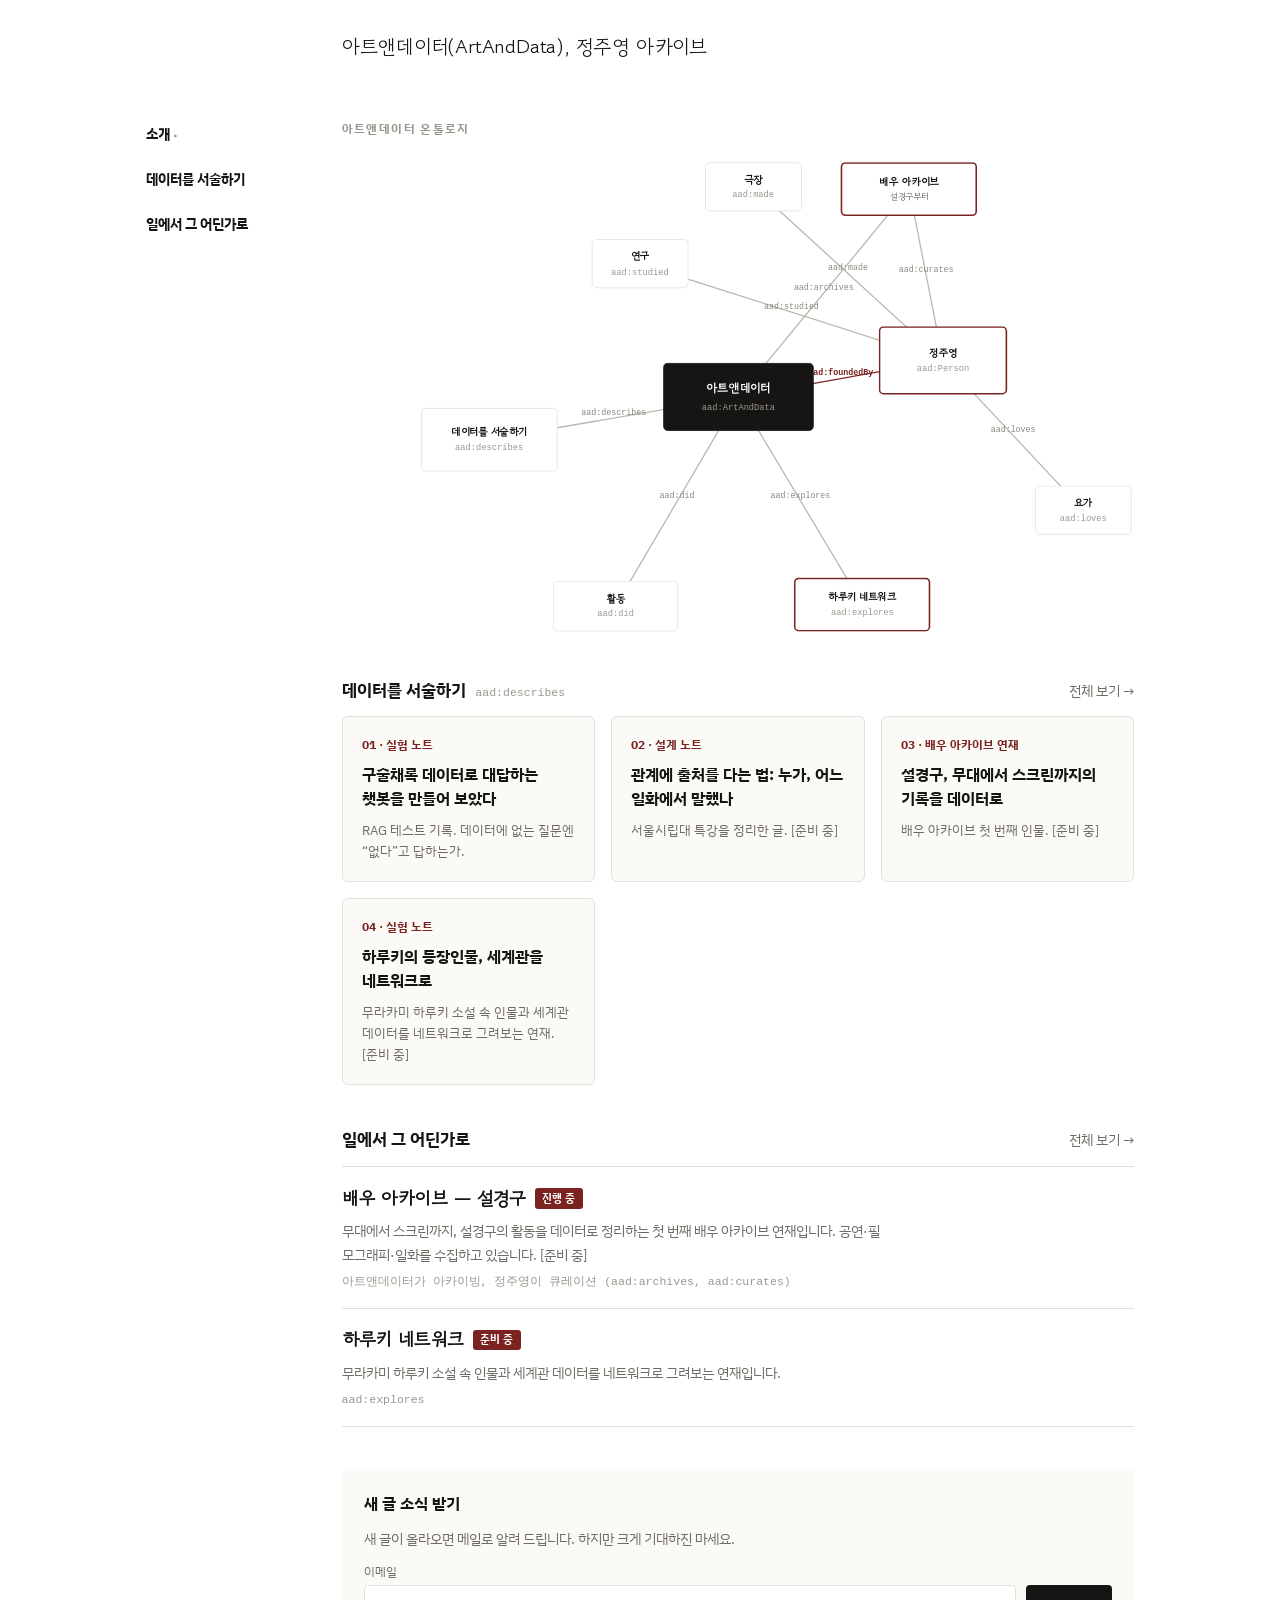
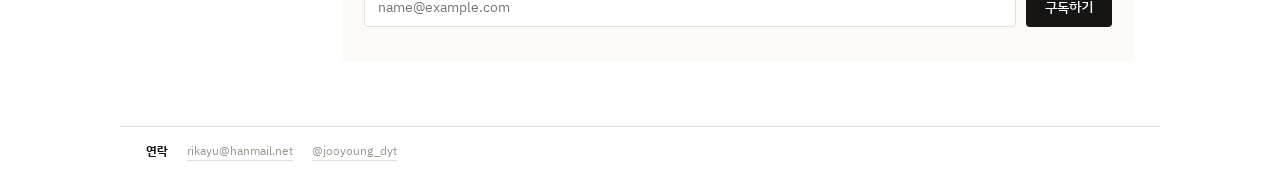
<file: index.html>
<!doctype html>
<html lang="ko">
<head>
<meta charset="UTF-8">
<meta name="viewport" content="width=device-width, initial-scale=1">
<meta name="description" content="아트앤데이터(ArtAndData) — 정주영의 공연예술 데이터 아카이브와 연구, 극장, 요가, 그리고 데이터를 서술하는 글들.">
<title>아트앤데이터(ArtAndData), 정주영 아카이브</title>
<link rel="stylesheet" href="common.css">
</head>
<body>

<div class="site-shell">
<nav class="sidebar-nav" id="menu-mount" aria-label="주 메뉴"></nav>
<div class="main-col">

<header class="site-header">
  <span class="site-name">아트앤데이터(ArtAndData), 정주영 아카이브</span>
</header>

<main class="wrap">

  <section aria-labelledby="h-ont" class="ont-section">
    <h2 id="h-ont" class="group-label" style="margin-top:0;">아트앤데이터 온톨로지</h2>
    <div id="ont-mount"></div>
  </section>

  <section aria-labelledby="h-zine">
    <div class="sec-head">
      <h2 id="h-zine">데이터를 서술하기 <span class="prop mono">aad:describes</span></h2>
      <a class="more" href="webzine.html">전체 보기 →</a>
    </div>
    <div id="zine-cards" class="card-grid"></div>
  </section>

  <section aria-labelledby="h-elsewhere">
    <div class="sec-head">
      <h2 id="h-elsewhere">일에서 그 어딘가로</h2>
      <a class="more" href="elsewhere.html">전체 보기 →</a>
    </div>

    <div class="list-row" style="border-top:1px solid var(--line);">
      <div class="title-row" style="display:flex;align-items:center;gap:0.6rem;">
        <span class="entry-title" style="font-size:1.15rem;">배우 아카이브 — 설경구</span>
        <span class="badge">진행 중</span>
      </div>
      <div class="entry-note" style="font-family:'IBM Plex Sans KR',sans-serif;font-size:0.85rem;color:var(--ink-soft);line-height:1.7;max-width:34rem;">
        무대에서 스크린까지, 설경구의 활동을 데이터로 정리하는 첫 번째 배우 아카이브 연재입니다. 공연·필모그래피·일화를 수집하고 있습니다. [준비 중]
      </div>
      <div class="mono" style="font-size:0.72rem;color:var(--ink-faint);">아트앤데이터가 아카이빙, 정주영이 큐레이션 (aad:archives, aad:curates)</div>
    </div>

    <div class="list-row">
      <div class="title-row" style="display:flex;align-items:center;gap:0.6rem;">
        <span class="entry-title" style="font-size:1.15rem;">하루키 네트워크</span>
        <span class="badge">준비 중</span>
      </div>
      <div class="entry-note" style="font-family:'IBM Plex Sans KR',sans-serif;font-size:0.85rem;color:var(--ink-soft);line-height:1.7;max-width:34rem;">
        무라카미 하루키 소설 속 인물과 세계관 데이터를 네트워크로 그려보는 연재입니다.
      </div>
      <div class="mono" style="font-size:0.72rem;color:var(--ink-faint);">aad:explores</div>
    </div>
  </section>

  <section class="sub-box" aria-labelledby="h-sub">
    <h2 id="h-sub">새 글 소식 받기</h2>
    <p>새 글이 올라오면 메일로 알려 드립니다. 하지만 크게 기대하진 마세요.</p>
    <form class="sub-form" onsubmit="event.preventDefault(); aadSubscribe(this);">
      <label>이메일<input type="email" name="email" placeholder="name@example.com" required></label>
      <button type="submit">구독하기</button>
    </form>
    <div class="sub-note" id="sub-status"></div>
  </section>

</main>

</div>
</div>

<footer class="site-footer">
  <span class="label">연락</span>
  <a href="mailto:rikayu@hanmail.net">rikayu@hanmail.net</a>
  <a href="https://www.instagram.com/jooyoung_dyt" target="_blank" rel="noopener">@jooyoung_dyt</a>
</footer>

<script src="d3.min.js"></script>
<script src="ontology-nav.js"></script>
<script src="site-menu.js"></script>
<script src="webzine.js"></script>
<script>
  AAD_MENU.render('#menu-mount', 'main');
  AAD_NAV.render('#ont-mount');

  // 데이터를 서술하기 — 카드 미리보기 (구글 시트 또는 안내용 예시)
  AAD_WEBZINE.fetchPosts(function(posts){
    var mount = document.getElementById('zine-cards');
    posts.slice(0, 4).forEach(function(p){
      var a = document.createElement('a');
      a.className = 'zine-card';
      a.href = p.url && p.url.trim() ? p.url : ('webzine.html?post=' + encodeURIComponent(p.no || ''));
      a.innerHTML =
        '<span class="tag">' + (p.no || '') + ' · ' + (p.category || '') + '</span>' +
        '<span class="zine-title">' + (p.title || '') + '</span>' +
        '<span class="zine-desc">' + (p.summary || '') + '</span>';
      mount.appendChild(a);
    });
  });

  function aadSubscribe(form){
    var email = form.email.value;
    document.getElementById('sub-status').textContent = email + ' 구독 신청이 접수되었습니다. (메일 발송 기능은 준비 중입니다)';
    form.reset();
  }
</script>
</body>
</html>
</file>
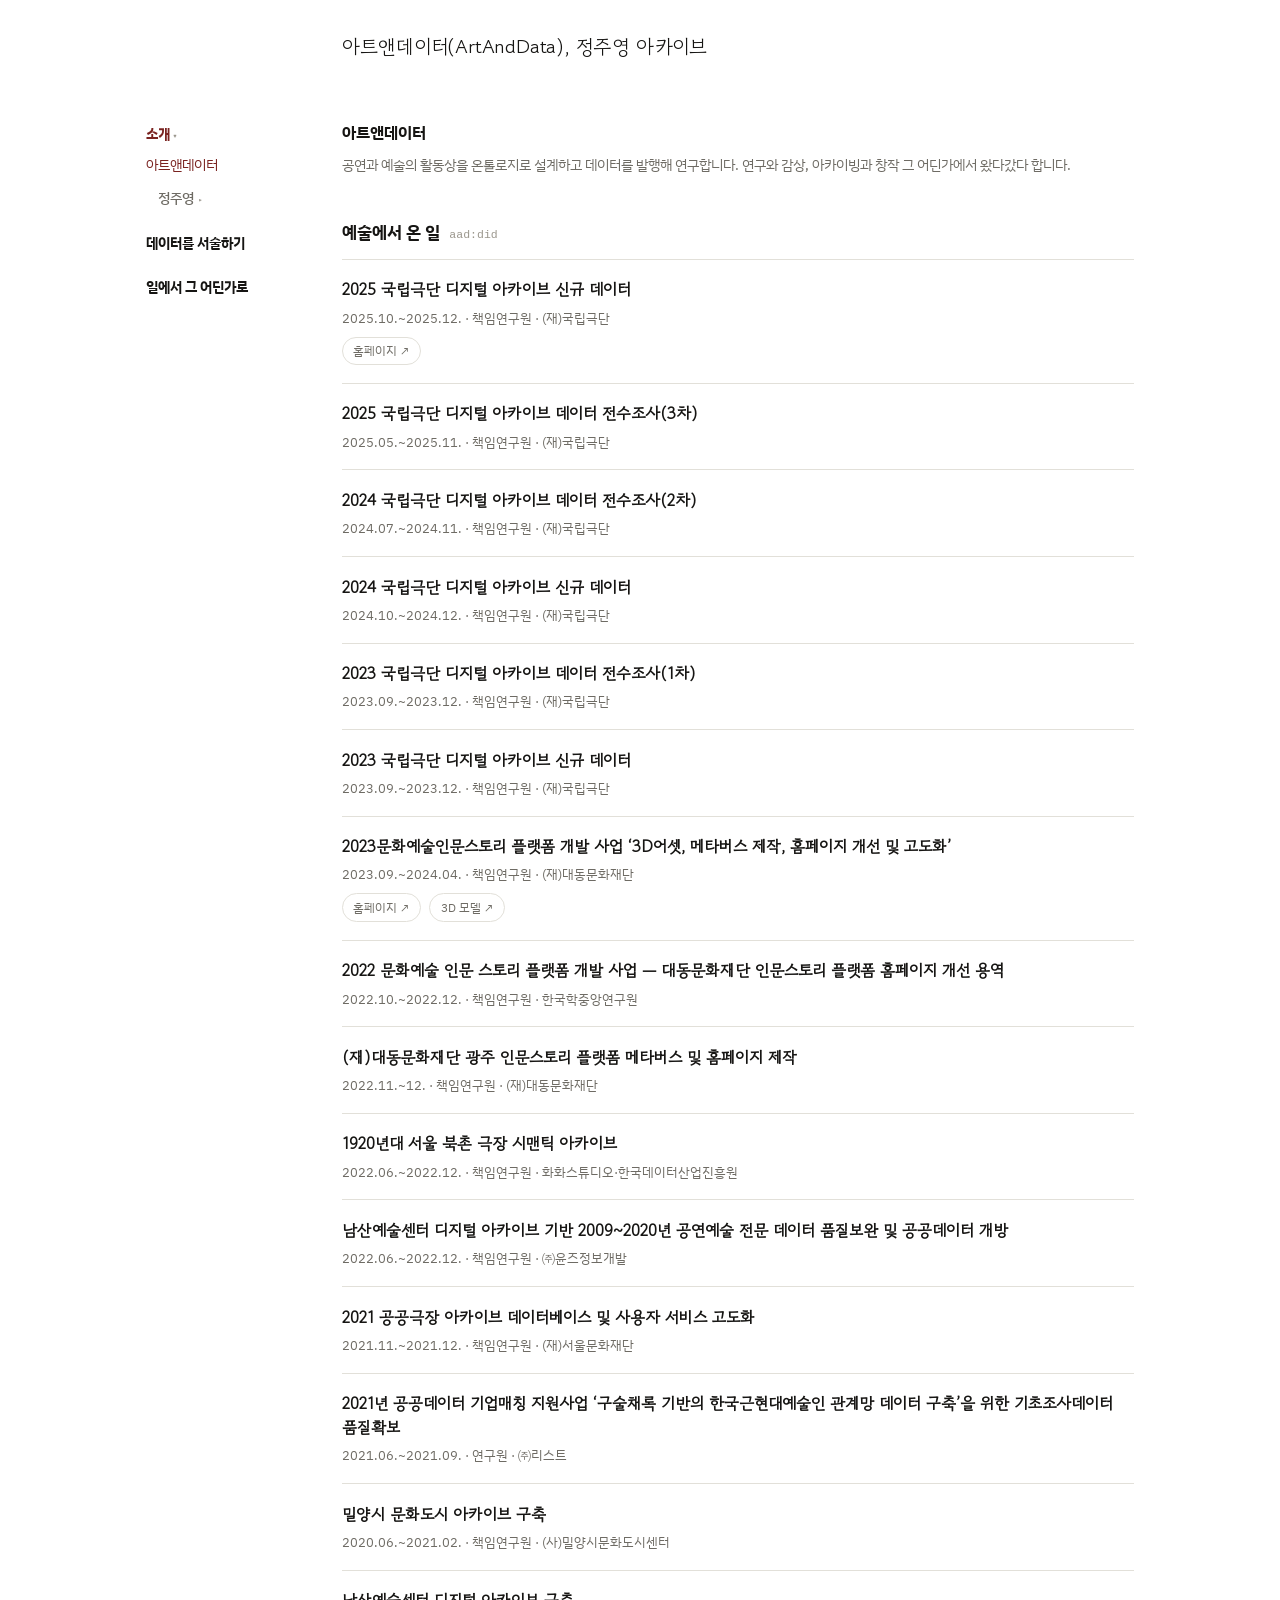
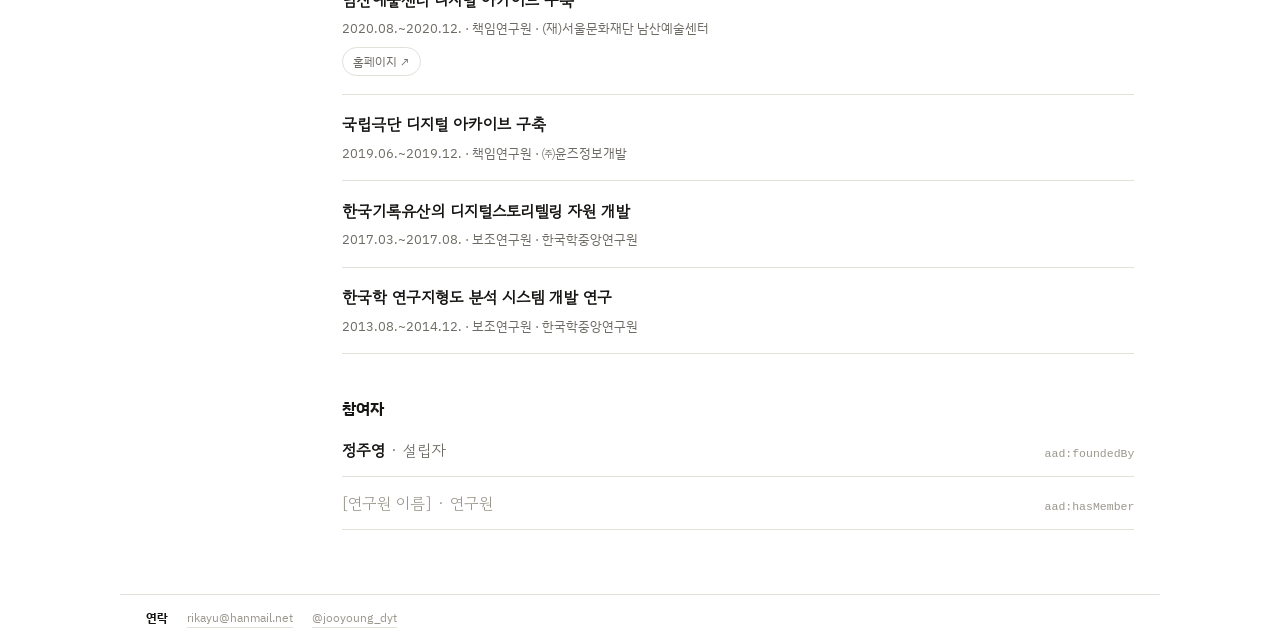
<file: about.html>
<!doctype html>
<html lang="ko">
<head>
<meta charset="UTF-8">
<meta name="viewport" content="width=device-width, initial-scale=1">
<meta name="description" content="아트앤데이터 소개 — 공연과 예술의 활동상을 온톨로지로 설계하고 데이터를 발행해 연구합니다. 예술에서 온 일(활동 내역)과 참여자를 소개합니다.">
<title>아트앤데이터 · 소개</title>
<link rel="stylesheet" href="common.css">
</head>
<body>

<div class="site-shell">
<nav class="sidebar-nav" id="menu-mount" aria-label="주 메뉴"></nav>
<div class="main-col">

<header class="site-header">
  <a class="site-name" href="index.html">아트앤데이터(ArtAndData), 정주영 아카이브</a>
</header>

<main class="wrap">

  <section class="about-box" aria-labelledby="h-about" style="border-top:none;padding-top:0;">
    <h2 id="h-about">아트앤데이터</h2>
    <p>공연과 예술의 활동상을 온톨로지로 설계하고 데이터를 발행해 연구합니다. 연구와 감상, 아카이빙과 창작 그 어딘가에서 왔다갔다 합니다.</p>
  </section>

  <section aria-labelledby="h-did">
    <div class="sec-head">
      <h2 id="h-did">예술에서 온 일 <span class="prop mono">aad:did</span></h2>
    </div>
    <div id="did-list" class="list-plain"></div>
  </section>

  <section class="people-box" aria-labelledby="h-people">
    <h2 id="h-people">참여자</h2>
    <a class="people-row" href="person.html">
      <span><b>정주영</b> <span style="color:var(--ink-soft);">· 설립자</span></span>
      <span class="mono">aad:foundedBy</span>
    </a>
    <div class="people-row">
      <span style="color:var(--ink-faint);">[연구원 이름] · 연구원</span>
      <span class="mono">aad:hasMember</span>
    </div>
  </section>

</main>

</div>
</div>

<footer class="site-footer">
  <span class="label">연락</span>
  <a href="mailto:rikayu@hanmail.net">rikayu@hanmail.net</a>
  <a href="https://www.instagram.com/jooyoung_dyt" target="_blank" rel="noopener">@jooyoung_dyt</a>
</footer>

<script src="artData.js"></script>
<script src="site-menu.js"></script>
<script>
  AAD_MENU.render('#menu-mount', 'about');

  function linksHTML(links){
    if (!links || !links.length) return "";
    return '<div class="entry-links">' + links.map(function(l){
      return '<a class="entry-link" href="' + l.url + '" target="_blank" rel="noopener">' + l.label + ' ↗</a>';
    }).join("") + '</div>';
  }
  var didList = document.getElementById('did-list');
  artData.forEach(function(item){
    var row = document.createElement('div');
    row.className = 'list-row';
    row.innerHTML =
      '<div class="entry-title">' + item.title + '</div>' +
      '<div class="entry-meta">' + item.period + ' · ' + item.role + (item.org ? ' · ' + item.org : '') + '</div>' +
      linksHTML(item.links);
    didList.appendChild(row);
  });
</script>
</body>
</html>
</file>
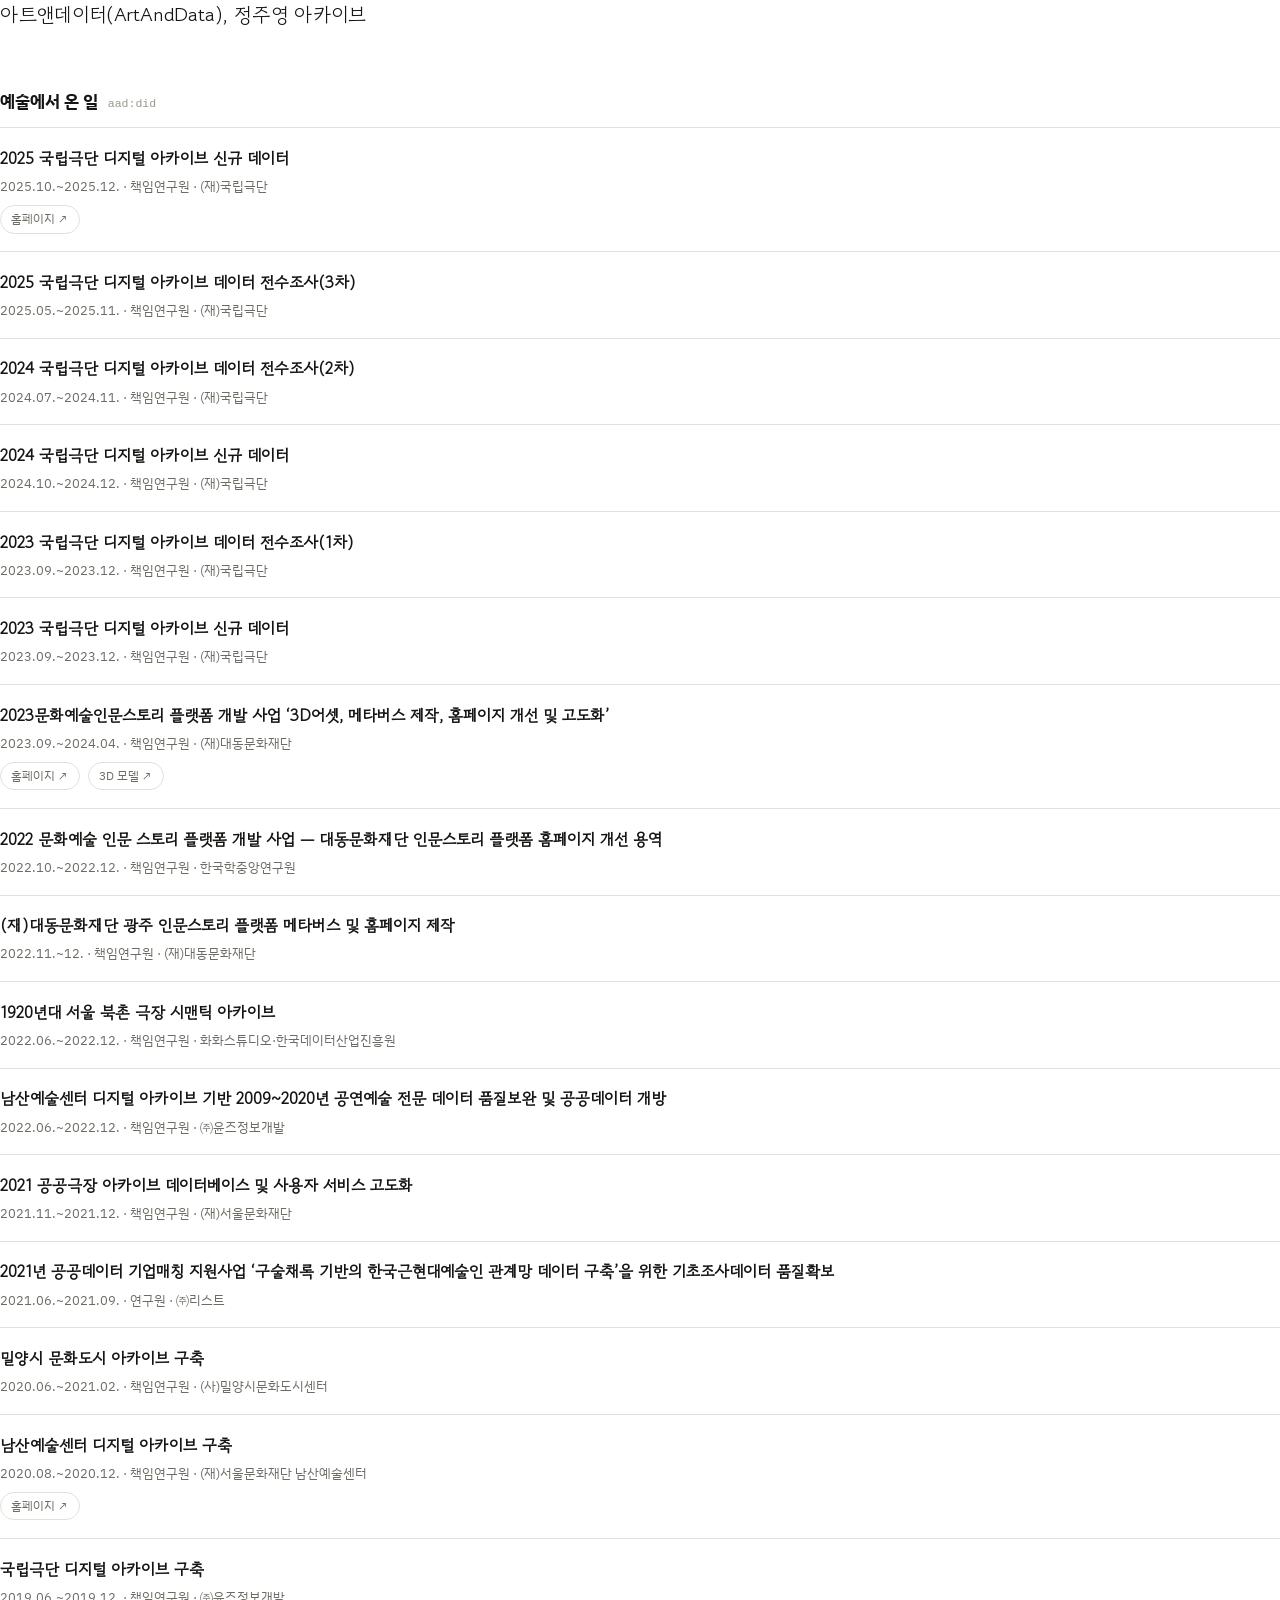
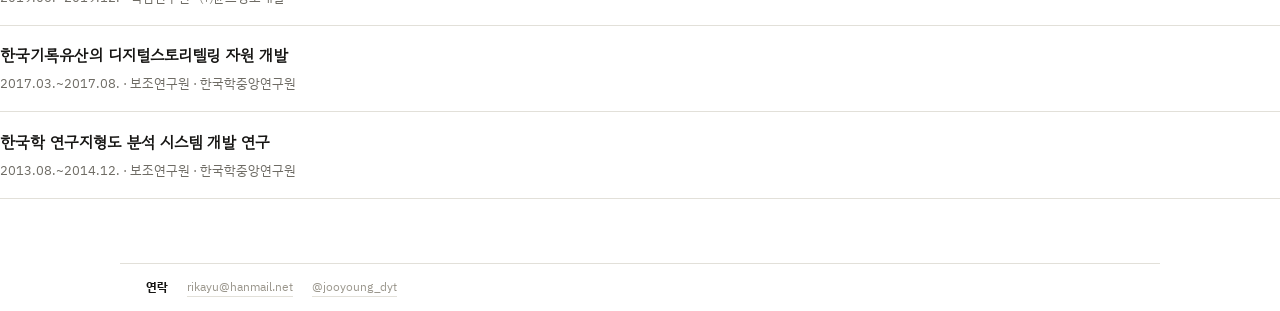
<file: activity.html>
<!doctype html>
<html lang="ko">
<head>
<meta charset="UTF-8">
<meta name="viewport" content="width=device-width, initial-scale=1">
<meta name="description" content="아트앤데이터 활동 — 공연예술 디지털 아카이브 데이터 모델 설계 및 구축 프로젝트 목록.">
<title>활동 · 아트앤데이터</title>
<link rel="stylesheet" href="common.css">
</head>
<body>

<header class="site-header">
  <a class="site-name" href="index.html">아트앤데이터(ArtAndData), 정주영 아카이브</a>
  <nav id="nav-mount" aria-label="아트앤데이터 온톨로지 — 주 메뉴"></nav>
</header>

<main class="wrap">
  <section aria-labelledby="h-did">
    <div class="sec-head">
      <h2 id="h-did">예술에서 온 일 <span class="prop mono">aad:did</span></h2>
    </div>
    <div id="did-list" class="list-plain"></div>
  </section>
</main>

<footer class="site-footer">
  <span class="label">연락</span>
  <a href="mailto:rikayu@hanmail.net">rikayu@hanmail.net</a>
  <a href="https://www.instagram.com/jooyoung_dyt" target="_blank" rel="noopener">@jooyoung_dyt</a>
</footer>

<script src="artData.js"></script>
<script src="ontology-nav.js"></script>
<script>
  AAD_NAV.render('#nav-mount', 'activity');

  function linksHTML(links){
    if (!links || !links.length) return "";
    return '<div class="entry-links">' + links.map(function(l){
      return '<a class="entry-link" href="' + l.url + '" target="_blank" rel="noopener">' + l.label + ' ↗</a>';
    }).join("") + '</div>';
  }
  var didList = document.getElementById('did-list');
  artData.forEach(function(item){
    var row = document.createElement('div');
    row.className = 'list-row';
    row.innerHTML =
      '<div class="entry-title">' + item.title + '</div>' +
      '<div class="entry-meta">' + item.period + ' · ' + item.role + (item.org ? ' · ' + item.org : '') + '</div>' +
      linksHTML(item.links);
    didList.appendChild(row);
  });
</script>
</body>
</html>
</file>
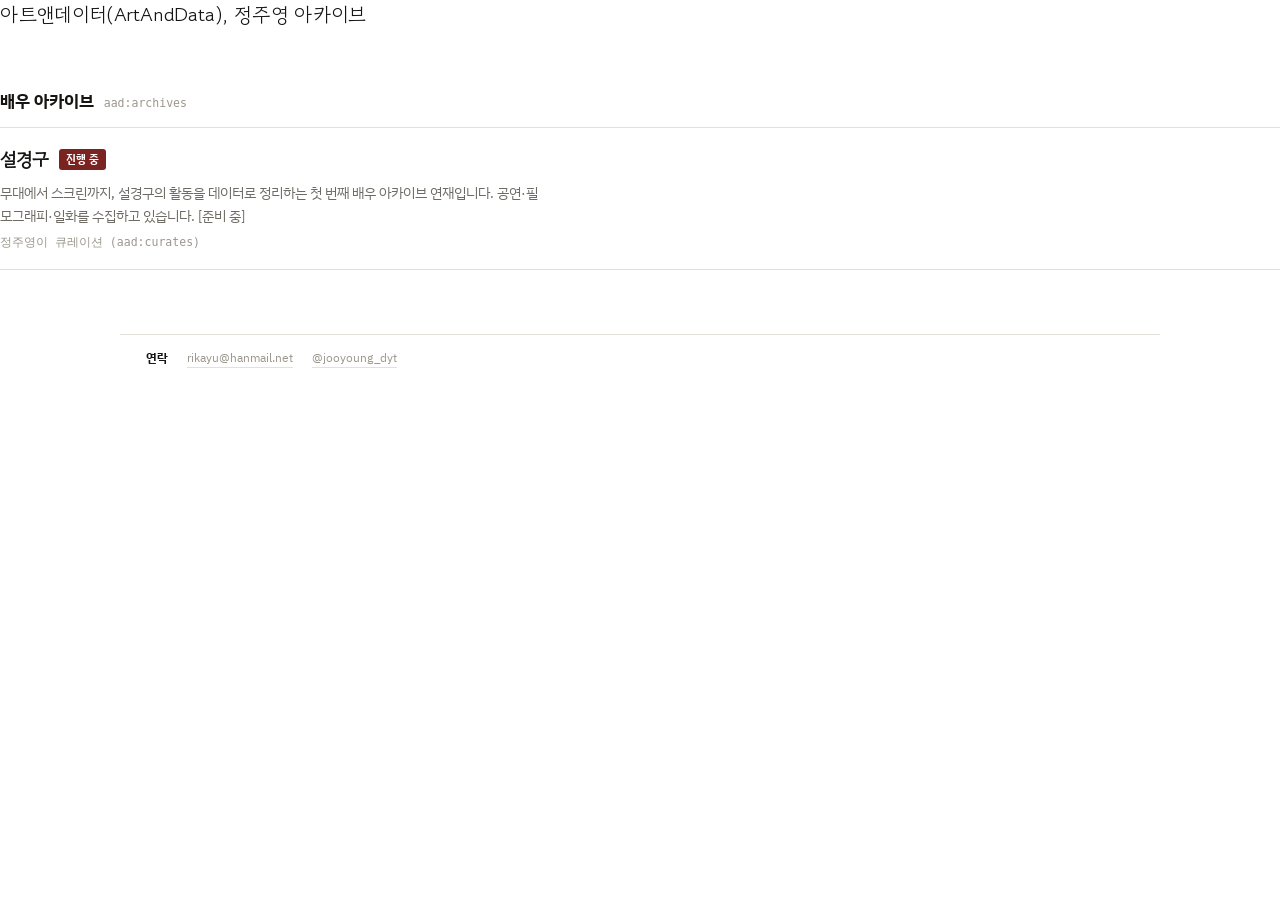
<file: actor.html>
<!doctype html>
<html lang="ko">
<head>
<meta charset="UTF-8">
<meta name="viewport" content="width=device-width, initial-scale=1">
<meta name="description" content="배우 아카이브 — 설경구부터 시작하는 배우 기록 연재. 아트앤데이터가 아카이빙하고 정주영이 큐레이션합니다.">
<title>배우 아카이브 · 아트앤데이터</title>
<link rel="stylesheet" href="common.css">
</head>
<body>

<header class="site-header">
  <a class="site-name" href="index.html">아트앤데이터(ArtAndData), 정주영 아카이브</a>
  <nav id="nav-mount" aria-label="아트앤데이터 온톨로지 — 주 메뉴"></nav>
</header>

<main class="wrap">
  <section aria-labelledby="h-actor">
    <div class="sec-head">
      <h2 id="h-actor">배우 아카이브 <span class="prop mono">aad:archives</span></h2>
    </div>
    <div class="list-row" style="border-top:1px solid var(--line);">
      <div class="title-row" style="display:flex;align-items:center;gap:0.6rem;">
        <span class="entry-title" style="font-size:1.15rem;">설경구</span>
        <span class="badge">진행 중</span>
      </div>
      <div class="entry-note" style="font-family:'IBM Plex Sans KR',sans-serif;font-size:0.85rem;color:var(--ink-soft);line-height:1.7;max-width:34rem;">
        무대에서 스크린까지, 설경구의 활동을 데이터로 정리하는 첫 번째 배우 아카이브 연재입니다. 공연·필모그래피·일화를 수집하고 있습니다. [준비 중]
      </div>
      <div class="mono" style="font-size:0.72rem;color:var(--ink-faint);">정주영이 큐레이션 (aad:curates)</div>
    </div>
  </section>
</main>

<footer class="site-footer">
  <span class="label">연락</span>
  <a href="mailto:rikayu@hanmail.net">rikayu@hanmail.net</a>
  <a href="https://www.instagram.com/jooyoung_dyt" target="_blank" rel="noopener">@jooyoung_dyt</a>
</footer>

<script src="ontology-nav.js"></script>
<script>AAD_NAV.render('#nav-mount', 'actor');</script>
</body>
</html>
</file>
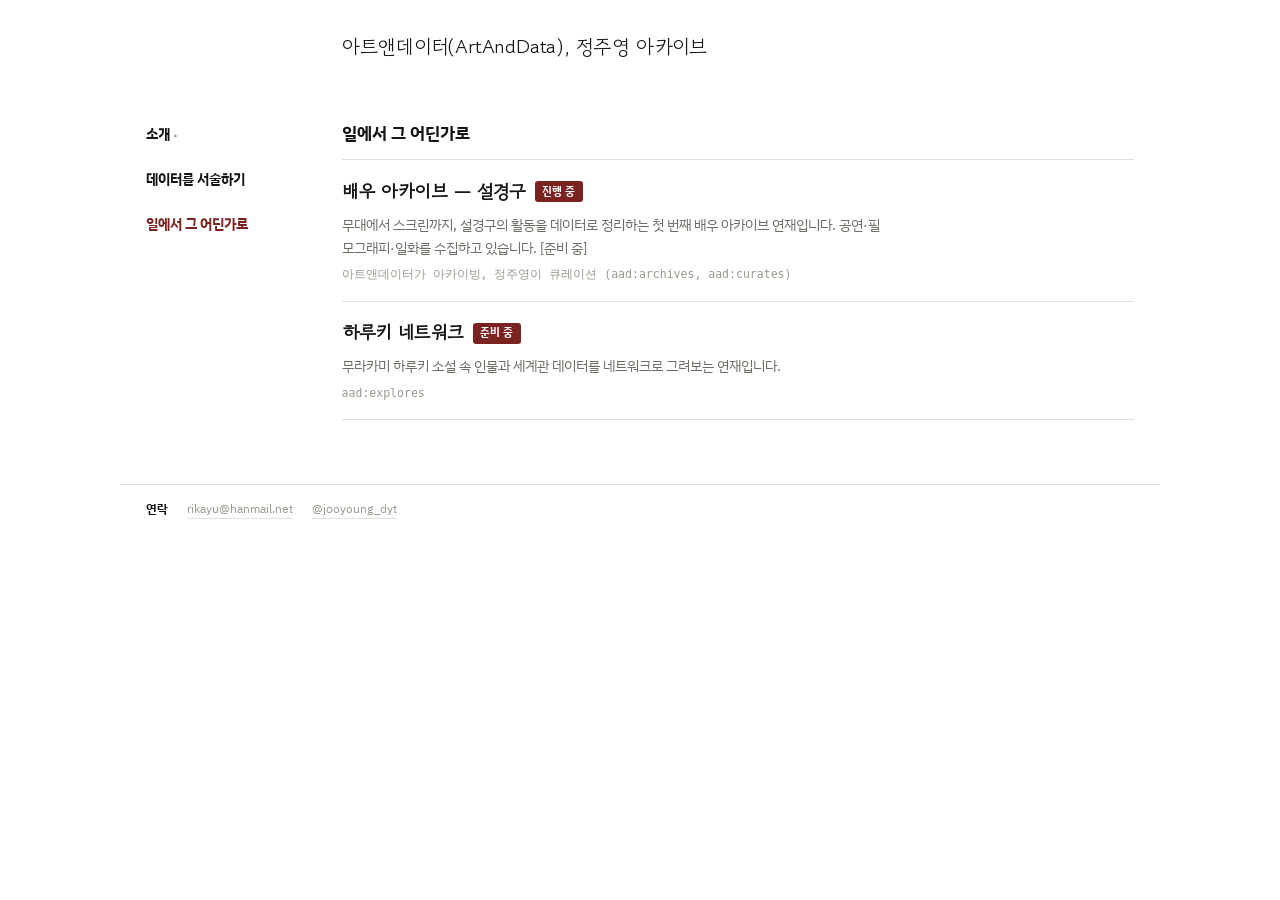
<file: elsewhere.html>
<!doctype html>
<html lang="ko">
<head>
<meta charset="UTF-8">
<meta name="viewport" content="width=device-width, initial-scale=1">
<meta name="description" content="일에서 그 어딘가로 — 배우 아카이브(설경구부터)와 하루키 네트워크. 아트앤데이터가 일에서 뻗어나가는 곳들.">
<title>일에서 그 어딘가로 · 아트앤데이터</title>
<link rel="stylesheet" href="common.css">
</head>
<body>

<div class="site-shell">
<nav class="sidebar-nav" id="menu-mount" aria-label="주 메뉴"></nav>
<div class="main-col">

<header class="site-header">
  <a class="site-name" href="index.html">아트앤데이터(ArtAndData), 정주영 아카이브</a>
</header>

<main class="wrap">

  <section aria-labelledby="h-elsewhere">
    <div class="sec-head">
      <h2 id="h-elsewhere">일에서 그 어딘가로</h2>
    </div>

    <div class="list-row" style="border-top:1px solid var(--line);">
      <div class="title-row" style="display:flex;align-items:center;gap:0.6rem;">
        <span class="entry-title" style="font-size:1.15rem;">배우 아카이브 — 설경구</span>
        <span class="badge">진행 중</span>
      </div>
      <div class="entry-note" style="font-family:'IBM Plex Sans KR',sans-serif;font-size:0.85rem;color:var(--ink-soft);line-height:1.7;max-width:34rem;">
        무대에서 스크린까지, 설경구의 활동을 데이터로 정리하는 첫 번째 배우 아카이브 연재입니다. 공연·필모그래피·일화를 수집하고 있습니다. [준비 중]
      </div>
      <div class="mono" style="font-size:0.72rem;color:var(--ink-faint);">아트앤데이터가 아카이빙, 정주영이 큐레이션 (aad:archives, aad:curates)</div>
    </div>

    <div class="list-row">
      <div class="title-row" style="display:flex;align-items:center;gap:0.6rem;">
        <span class="entry-title" style="font-size:1.15rem;">하루키 네트워크</span>
        <span class="badge">준비 중</span>
      </div>
      <div class="entry-note" style="font-family:'IBM Plex Sans KR',sans-serif;font-size:0.85rem;color:var(--ink-soft);line-height:1.7;max-width:34rem;">
        무라카미 하루키 소설 속 인물과 세계관 데이터를 네트워크로 그려보는 연재입니다.
      </div>
      <div class="mono" style="font-size:0.72rem;color:var(--ink-faint);">aad:explores</div>
    </div>

  </section>

</main>

</div>
</div>

<footer class="site-footer">
  <span class="label">연락</span>
  <a href="mailto:rikayu@hanmail.net">rikayu@hanmail.net</a>
  <a href="https://www.instagram.com/jooyoung_dyt" target="_blank" rel="noopener">@jooyoung_dyt</a>
</footer>

<script src="site-menu.js"></script>
<script>AAD_MENU.render('#menu-mount', 'elsewhere');</script>
</body>
</html>
</file>
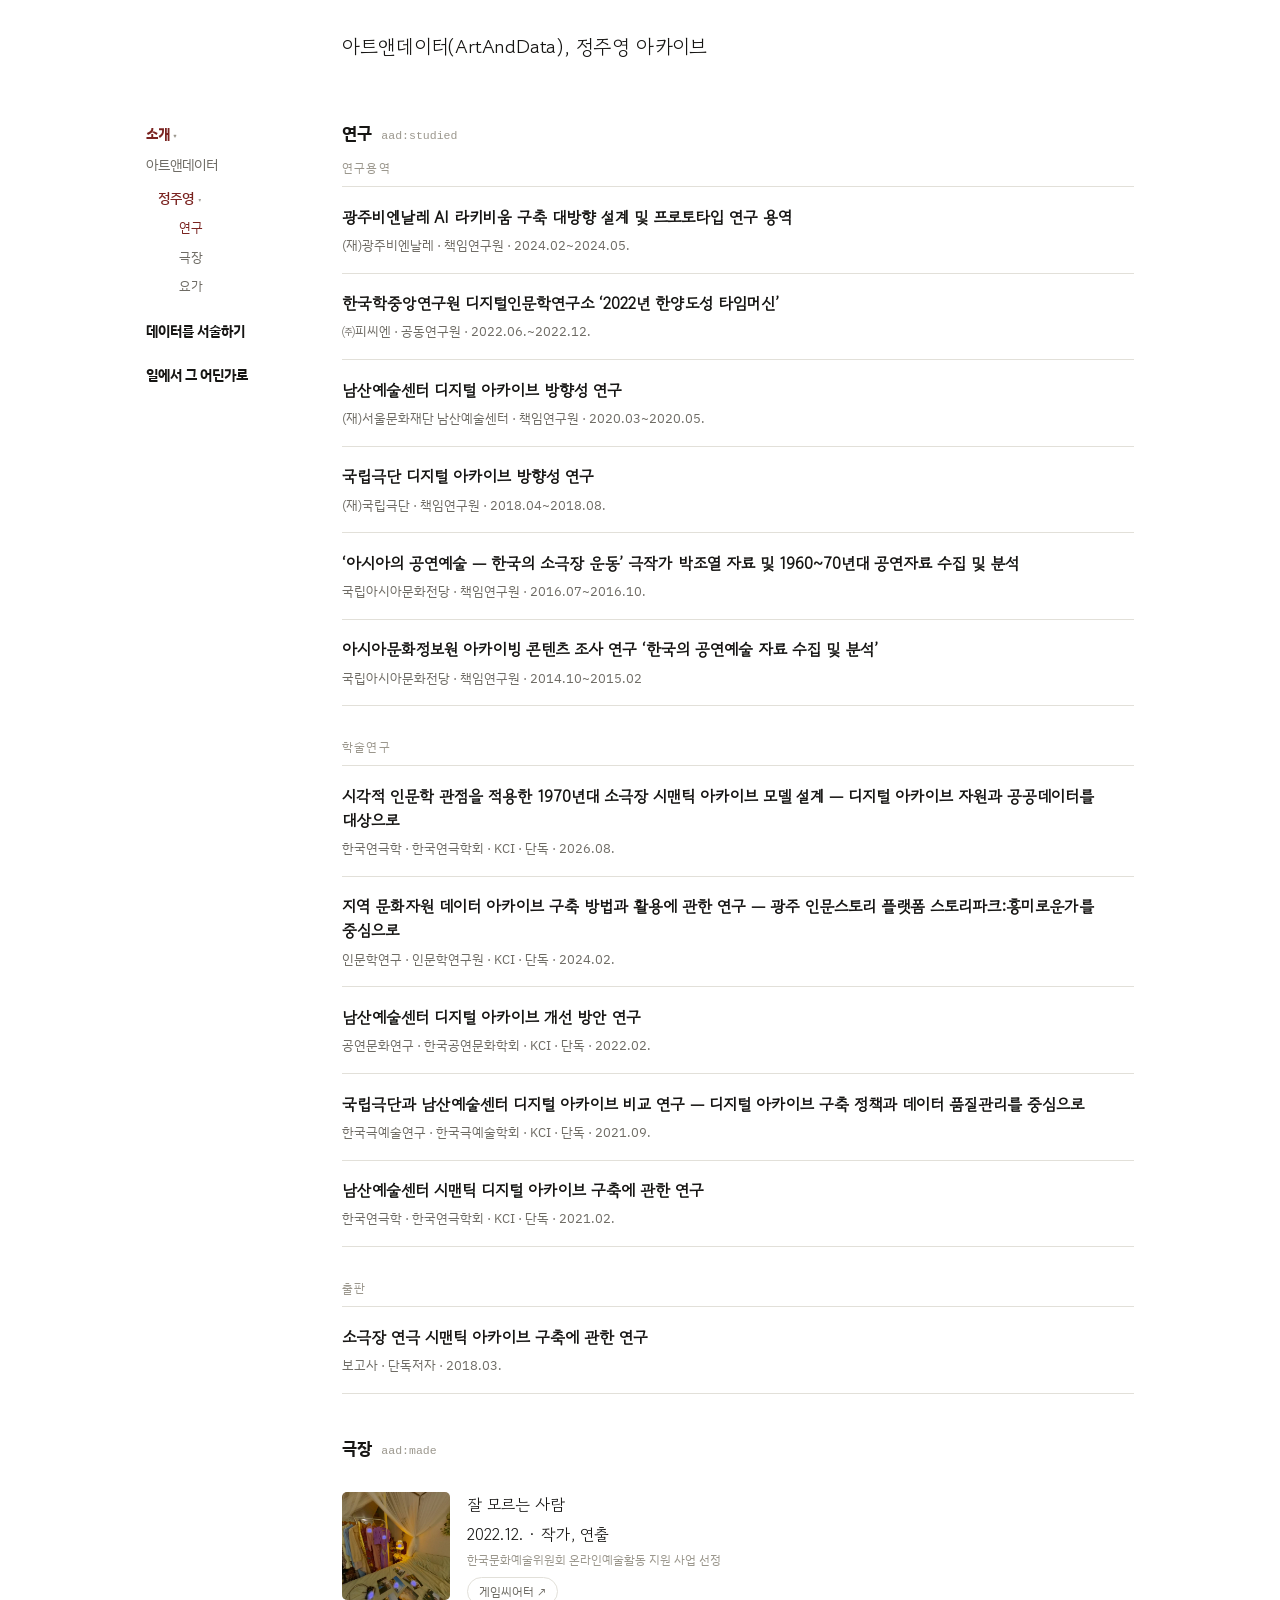
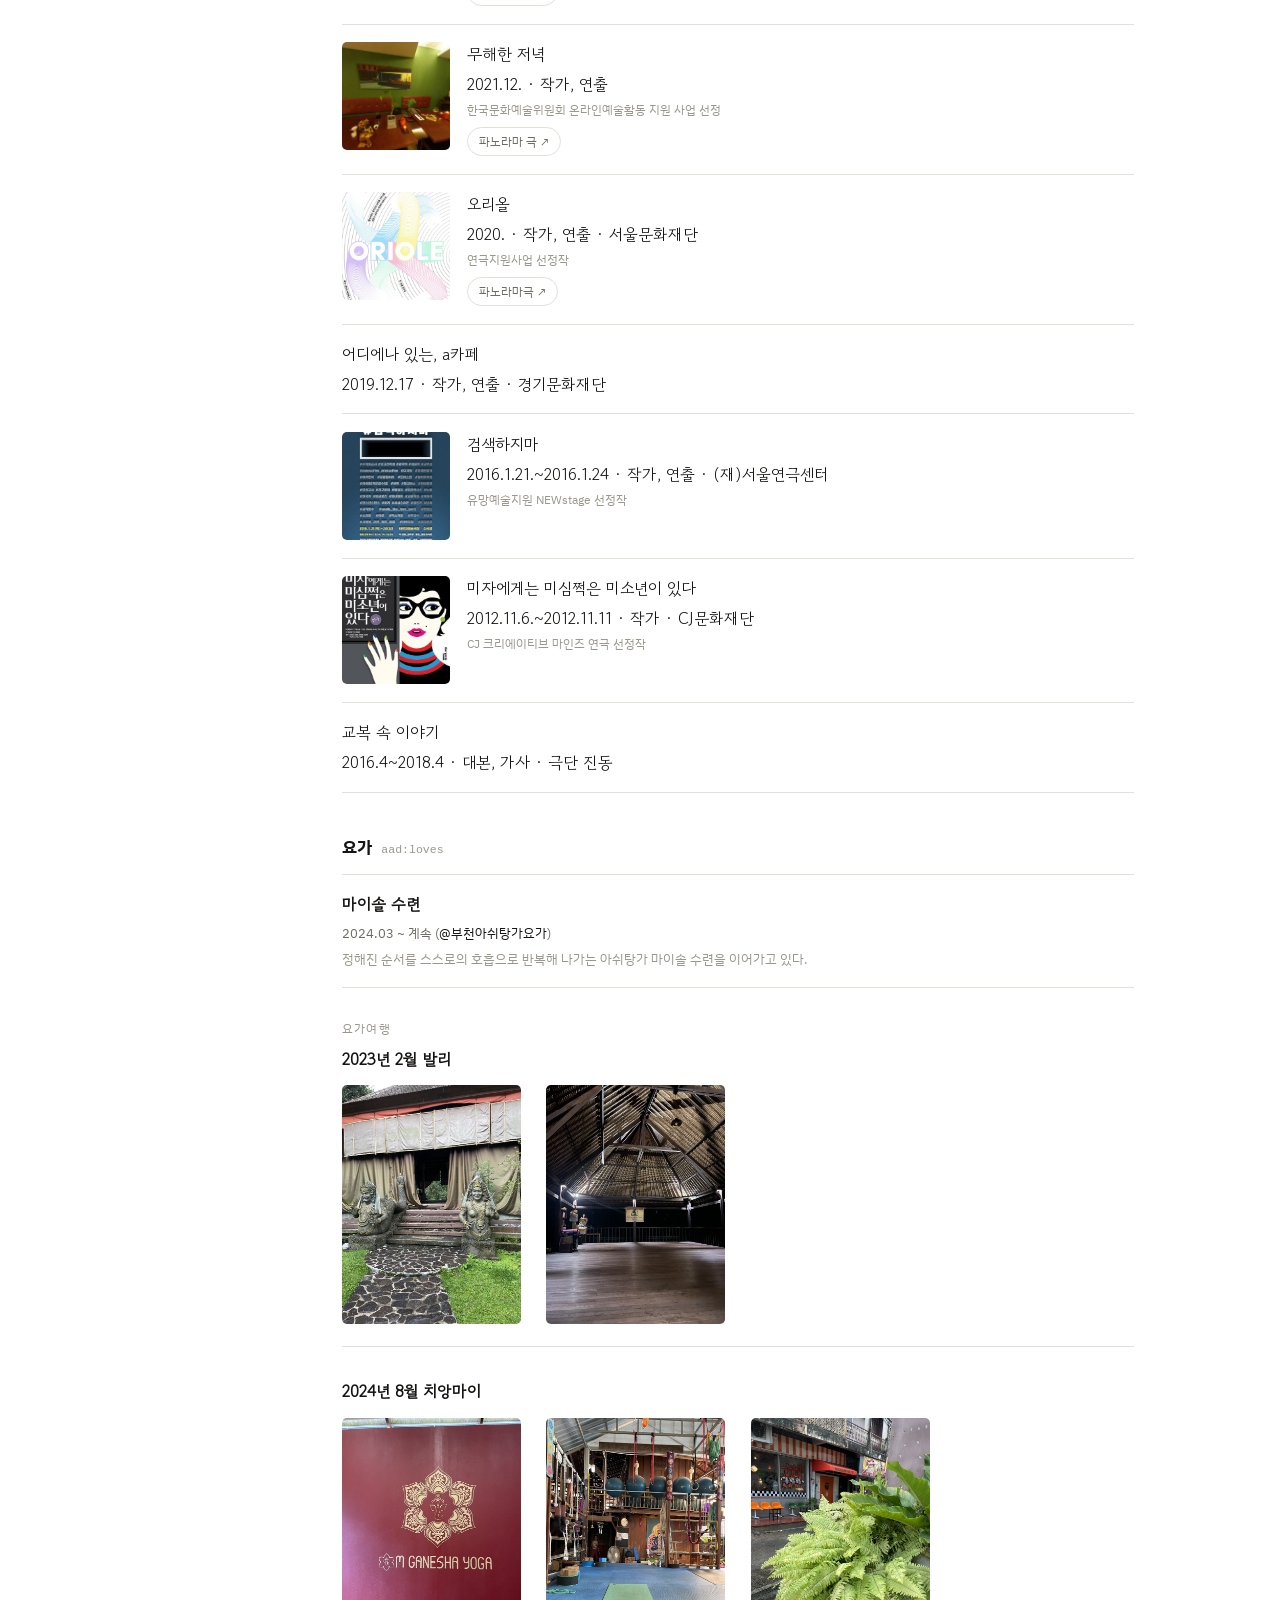
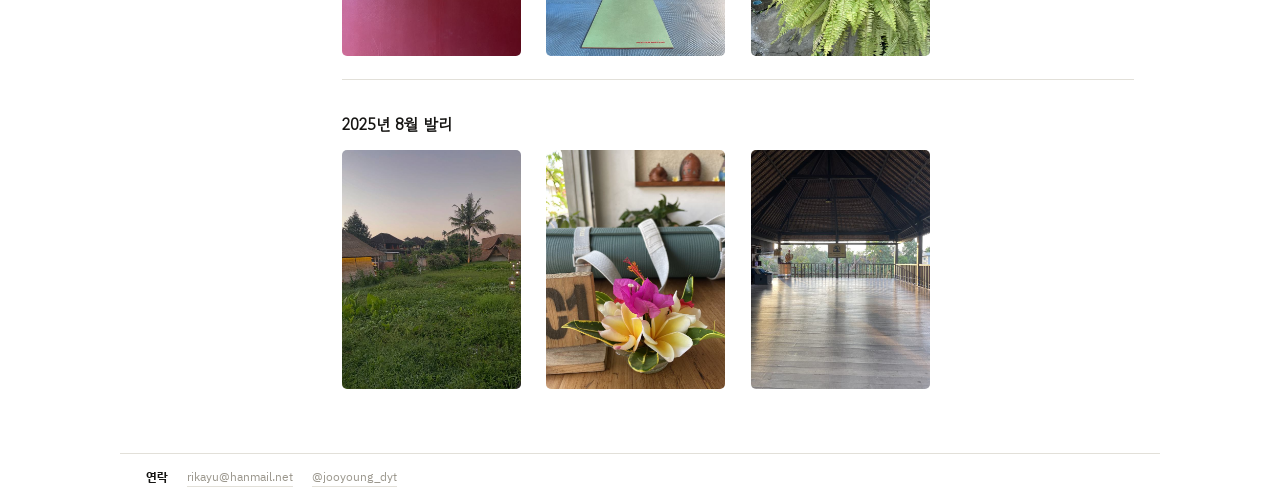
<file: person.html>
<!doctype html>
<html lang="ko">
<head>
<meta charset="UTF-8">
<meta name="viewport" content="width=device-width, initial-scale=1">
<meta name="description" content="정주영 — 연구, 극장(작가·연출), 요가. 아트앤데이터 설립자.">
<title>정주영 · 아트앤데이터</title>
<link rel="stylesheet" href="common.css">
</head>
<body>

<div class="site-shell">
<nav class="sidebar-nav" id="menu-mount" aria-label="주 메뉴"></nav>
<div class="main-col">

<header class="site-header">
  <a class="site-name" href="index.html">아트앤데이터(ArtAndData), 정주영 아카이브</a>
</header>

<main class="wrap">

  <section aria-labelledby="h-research" id="research">
    <div class="sec-head">
      <h2 id="h-research">연구 <span class="prop mono">aad:studied</span></h2>
    </div>
    <div id="research-groups"></div>
  </section>

  <section aria-labelledby="h-theatre" id="theatre">
    <div class="sec-head">
      <h2 id="h-theatre">극장 <span class="prop mono">aad:made</span></h2>
    </div>
    <div id="theatre-list"></div>
  </section>

  <section aria-labelledby="h-yoga" id="yoga">
    <div class="sec-head">
      <h2 id="h-yoga">요가 <span class="prop mono">aad:loves</span></h2>
    </div>
    <div class="list-row standalone" style="border-top:1px solid var(--line);">
      <div class="entry-title">마이솔 수련</div>
      <div class="entry-meta">2024.03 ~ 계속 (<a href="https://www.instagram.com/ashtanga_yoga_bucheon" target="_blank" rel="noopener">@부천아쉬탕가요가</a>)</div>
      <div class="entry-note" style="font-family:'IBM Plex Sans KR',sans-serif;font-size:0.82rem;color:var(--ink-faint);">정해진 순서를 스스로의 호흡으로 반복해 나가는 아쉬탕가 마이솔 수련을 이어가고 있다.</div>
    </div>
    <div class="group-label">요가여행</div>
    <div id="yoga-trips"></div>
  </section>

</main>

</div>
</div>

<footer class="site-footer">
  <span class="label">연락</span>
  <a href="mailto:rikayu@hanmail.net">rikayu@hanmail.net</a>
  <a href="https://www.instagram.com/jooyoung_dyt" target="_blank" rel="noopener">@jooyoung_dyt</a>
</footer>

<script src="researchGroups.js"></script>
<script src="theatreData.js"></script>
<script src="yogaTrips.js"></script>
<script src="site-menu.js"></script>
<script>
  AAD_MENU.render('#menu-mount', 'person-' + (location.hash ? location.hash.slice(1) : 'research'));

  // 연구
  var rMount = document.getElementById('research-groups');
  researchGroups.forEach(function(group){
    var label = document.createElement('div');
    label.className = 'group-label';
    label.textContent = group.label;
    rMount.appendChild(label);
    var list = document.createElement('div');
    list.className = 'list-plain';
    group.items.forEach(function(item){
      var row = document.createElement('div');
      row.className = 'list-row';
      row.innerHTML =
        '<div class="entry-title">' + item.title + '</div>' +
        '<div class="entry-meta">' + item.org + (item.role ? ' · ' + item.role : '') + ' · ' + item.period + '</div>';
      list.appendChild(row);
    });
    rMount.appendChild(list);
  });

  // 극장
  function tLinksHTML(links){
    if (!links || !links.length) return "";
    return '<div class="entry-links">' + links.map(function(l){
      return '<a class="entry-link" href="' + l.url + '" target="_blank" rel="noopener">' + l.label + ' ↗</a>';
    }).join("") + '</div>';
  }
  var tMount = document.getElementById('theatre-list');
  theatreData.forEach(function(item){
    var card = document.createElement('div');
    card.className = 'theatre-card';
    card.innerHTML =
      (item.image ? '<img src="' + item.image + '" alt="' + item.title + '">' : '') +
      '<div class="t-body">' +
        '<div class="entry-title">' + item.title + '</div>' +
        '<div class="entry-meta">' + item.period + ' · ' + item.role + (item.org ? ' · ' + item.org : '') + '</div>' +
        (item.note ? '<div class="entry-note">' + item.note + '</div>' : '') +
        tLinksHTML(item.links) +
      '</div>';
    tMount.appendChild(card);
  });

  // 요가여행
  var yMount = document.getElementById('yoga-trips');
  yogaTrips.forEach(function(trip){
    var block = document.createElement('div');
    block.className = 'trip-block';
    var imgs = (trip.images || []).map(function(src){
      return '<div class="gallery-item"><img src="' + src + '" alt="' + trip.title + '"></div>';
    }).join('');
    block.innerHTML = '<div class="entry-title">' + trip.title + '</div>' +
      '<div class="gallery-grid trip-photos">' + imgs + '</div>';
    yMount.appendChild(block);
  });
</script>
</body>
</html>
</file>
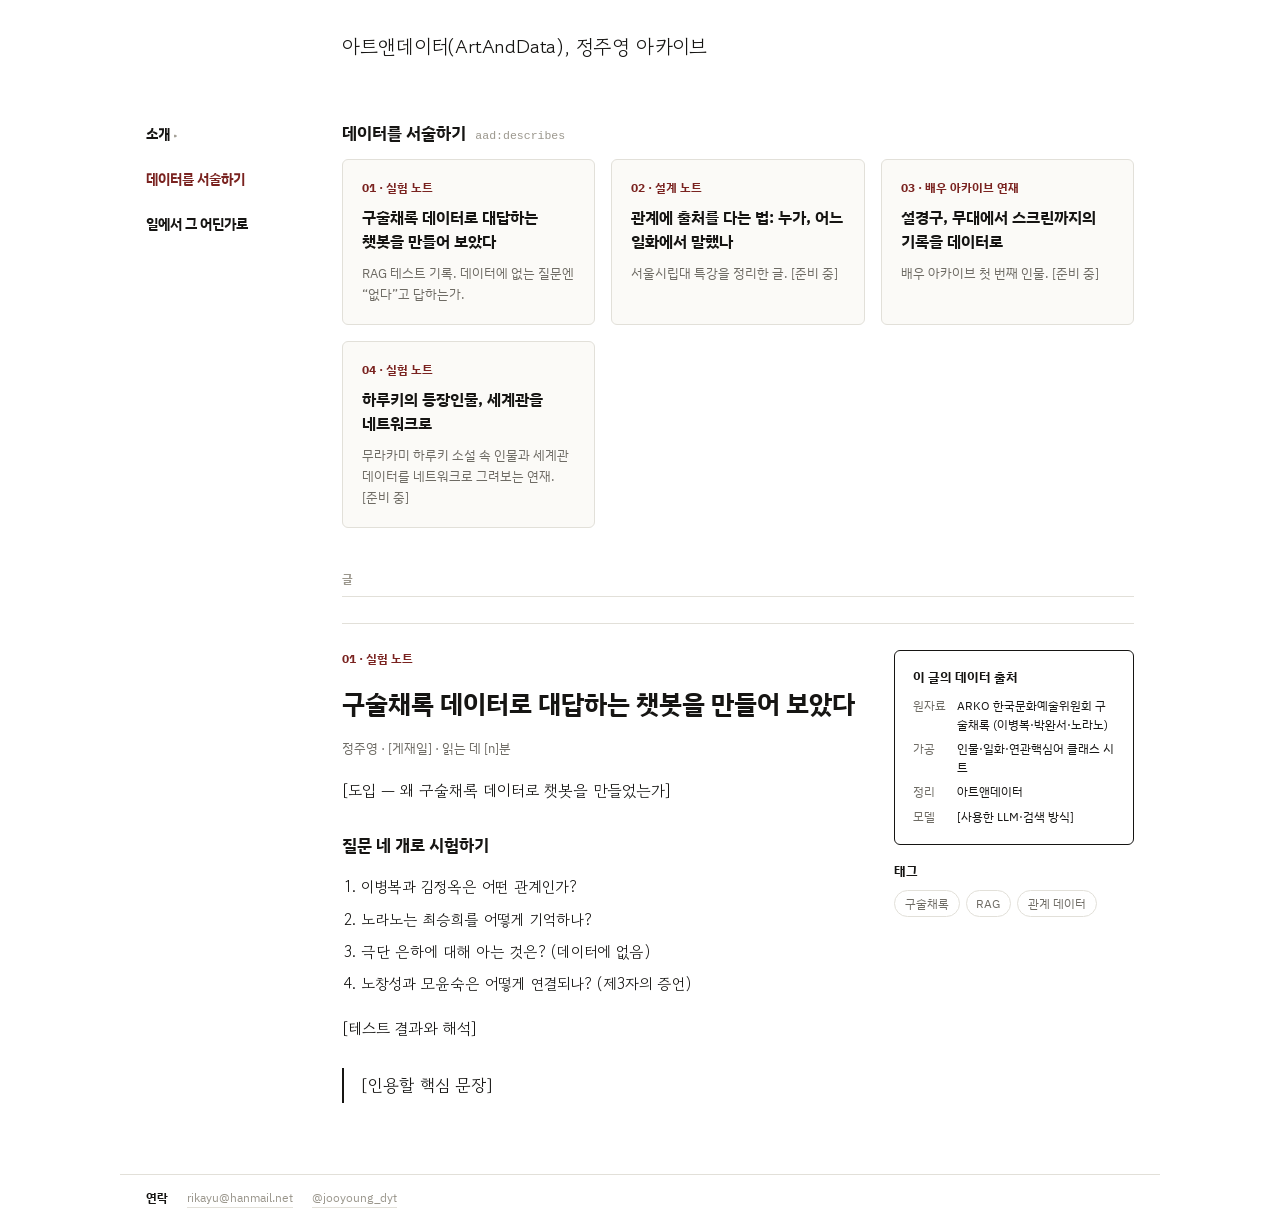
<file: webzine.html>
<!doctype html>
<html lang="ko">
<head>
<meta charset="UTF-8">
<meta name="viewport" content="width=device-width, initial-scale=1">
<meta name="description" content="데이터를 서술하기 — 아트앤데이터가 데이터를 다루는 방식과 실험을 기록하는 글.">
<title>데이터를 서술하기 · 아트앤데이터</title>
<link rel="stylesheet" href="common.css">
<style>
  .article{ display: flex; flex-wrap: wrap; gap: 2.4rem; align-items: flex-start; padding-top: 1.6rem; border-top: 1px solid var(--line); }
  .article-main{ flex: 999 1 420px; min-width: 0; display: flex; flex-direction: column; gap: 1.1rem; }
  .article-main h1{ margin: 0; font-family: 'IBM Plex Sans KR', sans-serif; font-size: 1.6rem; line-height: 1.4; font-weight: 700; }
  .article-main .tag{ font-family: 'IBM Plex Sans KR', sans-serif; font-size: 0.78rem; color: var(--accent); font-weight: 700; }
  .article-main .byline{ font-family: 'IBM Plex Sans KR', sans-serif; font-size: 0.8rem; color: var(--ink-soft); }
  .article-main p{ margin: 0; font-size: 0.98rem; line-height: 1.9; color: var(--ink); }
  .article-main h2{ margin: 0.5rem 0 0; font-family: 'IBM Plex Sans KR', sans-serif; font-size: 1.05rem; font-weight: 700; }
  .article-main ol{ margin: 0; padding-left: 1.2rem; display: flex; flex-direction: column; gap: 0.4rem; font-size: 0.95rem; line-height: 1.7; }
  .article-main blockquote{ margin: 0.4rem 0; padding: 0.2rem 0 0.2rem 1.1rem; border-left: 2px solid var(--ink); font-size: 1.05rem; line-height: 1.7; color: var(--ink); }
  .article-aside{ flex: 1 1 240px; display: flex; flex-direction: column; gap: 1.1rem; }
  .src-box{ padding: 1.1rem; border: 1px solid var(--ink); border-radius: 6px; display: flex; flex-direction: column; gap: 0.6rem; }
  .src-box h2{ margin: 0; font-family: 'IBM Plex Sans KR', sans-serif; font-size: 0.82rem; font-weight: 700; }
  .src-box dl{ margin: 0; display: grid; grid-template-columns: auto 1fr; gap: 0.4rem 0.7rem; font-family: 'IBM Plex Sans KR', sans-serif; font-size: 0.76rem; line-height: 1.5; }
  .src-box dt{ color: var(--ink-soft); } .src-box dd{ margin: 0; }
  .tag-row{ display: flex; gap: 0.4rem; flex-wrap: wrap; }
  .tag-pill{ font-family: 'IBM Plex Sans KR', sans-serif; font-size: 0.72rem; padding: 0.25rem 0.6rem; border: 1px solid var(--line); border-radius: 999px; color: var(--ink-soft); }
</style>
</head>
<body>

<div class="site-shell">
<nav class="sidebar-nav" id="menu-mount" aria-label="주 메뉴"></nav>
<div class="main-col">

<header class="site-header">
  <a class="site-name" href="index.html">아트앤데이터(ArtAndData), 정주영 아카이브</a>
</header>

<main class="wrap">

  <section aria-labelledby="h-zine">
    <div class="sec-head">
      <h2 id="h-zine">데이터를 서술하기 <span class="prop mono">aad:describes</span></h2>
    </div>
    <div id="zine-cards" class="card-grid"></div>
  </section>

  <section aria-labelledby="h-article" id="article-section">
    <h2 id="h-article" class="group-label" style="margin-top:0;">글</h2>
    <div class="article" id="article-dynamic" hidden>
      <article class="article-main" id="article-main"></article>
      <aside class="article-aside" id="article-aside"></aside>
    </div>
    <div class="article" id="article-fallback">
      <article class="article-main">
        <span class="tag">01 · 실험 노트</span>
        <h1>구술채록 데이터로 대답하는 챗봇을 만들어 보았다</h1>
        <span class="byline">정주영 · [게재일] · 읽는 데 [n]분</span>
        <p>[도입 — 왜 구술채록 데이터로 챗봇을 만들었는가]</p>
        <h2>질문 네 개로 시험하기</h2>
        <ol>
          <li>이병복과 김정옥은 어떤 관계인가?</li>
          <li>노라노는 최승희를 어떻게 기억하나?</li>
          <li>극단 은하에 대해 아는 것은? (데이터에 없음)</li>
          <li>노창성과 모윤숙은 어떻게 연결되나? (제3자의 증언)</li>
        </ol>
        <p>[테스트 결과와 해석]</p>
        <blockquote>[인용할 핵심 문장]</blockquote>
      </article>
      <aside class="article-aside">
        <div class="src-box">
          <h2>이 글의 데이터 출처</h2>
          <dl>
            <dt>원자료</dt><dd>ARKO 한국문화예술위원회 구술채록 (이병복·박완서·노라노)</dd>
            <dt>가공</dt><dd>인물·일화·연관핵심어 클래스 시트</dd>
            <dt>정리</dt><dd>아트앤데이터</dd>
            <dt>모델</dt><dd>[사용한 LLM·검색 방식]</dd>
          </dl>
        </div>
        <div>
          <h2 style="margin:0 0 0.5rem;font-family:'IBM Plex Sans KR',sans-serif;font-size:0.82rem;font-weight:700;">태그</h2>
          <div class="tag-row">
            <span class="tag-pill">구술채록</span>
            <span class="tag-pill">RAG</span>
            <span class="tag-pill">관계 데이터</span>
          </div>
        </div>
      </aside>
    </div>
  </section>

</main>

</div>
</div>

<footer class="site-footer">
  <span class="label">연락</span>
  <a href="mailto:rikayu@hanmail.net">rikayu@hanmail.net</a>
  <a href="https://www.instagram.com/jooyoung_dyt" target="_blank" rel="noopener">@jooyoung_dyt</a>
</footer>

<script src="site-menu.js"></script>
<script src="webzine.js"></script>
<script>
  AAD_MENU.render('#menu-mount', 'webzine');

  function esc(s){ return (s || '').replace(/&/g,'&amp;').replace(/</g,'&lt;'); }

  function renderArticle(p){
    var main = document.getElementById('article-main');
    var aside = document.getElementById('article-aside');
    var paras = (p.body || '').split(/\r?\n/).map(function(s){ return s.trim(); }).filter(Boolean);
    main.innerHTML =
      '<span class="tag">' + esc(p.no) + ' · ' + esc(p.category) + '</span>' +
      '<h1>' + esc(p.title) + '</h1>' +
      '<span class="byline">' + (p.date ? esc(p.date) : '[게재일]') + '</span>' +
      paras.map(function(line){ return '<p>' + esc(line) + '</p>'; }).join('');
    var tags = (p.tags || '').split(',').map(function(s){ return s.trim(); }).filter(Boolean);
    aside.innerHTML = tags.length
      ? '<div><h2 style="margin:0 0 0.5rem;font-family:\'IBM Plex Sans KR\',sans-serif;font-size:0.82rem;font-weight:700;">태그</h2>' +
        '<div class="tag-row">' + tags.map(function(t){ return '<span class="tag-pill">' + esc(t) + '</span>'; }).join('') + '</div></div>'
      : '';
    document.getElementById('article-dynamic').hidden = false;
    document.getElementById('article-fallback').hidden = true;
  }

  AAD_WEBZINE.fetchPosts(function(posts){
    var mount = document.getElementById('zine-cards');
    var wantPost = new URLSearchParams(location.search).get('post');

    posts.forEach(function(p){
      var a = document.createElement('a');
      a.className = 'zine-card';
      a.href = p.url && p.url.trim() ? p.url : ('webzine.html?post=' + encodeURIComponent(p.no || ''));
      a.innerHTML =
        '<span class="tag">' + esc(p.no) + ' · ' + esc(p.category) + '</span>' +
        '<span class="zine-title">' + esc(p.title) + '</span>' +
        '<span class="zine-desc">' + esc(p.summary) + '</span>';
      mount.appendChild(a);
    });

    // 본문(body 열)이 있는 글이면 아래에 전체 글을 표시, 없으면 예시 글(첫 번째 글)을 그대로 둔다.
    var target = wantPost ? posts.filter(function(p){ return p.no === wantPost; })[0] : null;
    if (target && target.body && target.body.trim()){
      renderArticle(target);
      document.getElementById('article-section').scrollIntoView({ behavior: 'smooth', block: 'start' });
    }
  });
</script>
</body>
</html>
</file>
<file: common.css>
@import url('https://fonts.googleapis.com/css2?family=IBM+Plex+Sans+KR:wght@400;500;700&family=Gowun+Dodum&display=swap');

:root{
  --bg: #FFFFFF;
  --ink: #161513;
  --ink-soft: #6E6B64;
  --ink-faint: #9B978D;
  --line: #E2E0D9;
  --accent: #7A2320;
  --focus: #161513;
  --card-bg: #FBFAF7;
}
@media (prefers-color-scheme: dark){
  :root:not([data-theme="light"]){
    --bg: #131211;
    --ink: #EDEAE2;
    --ink-soft: #A6A196;
    --ink-faint: #736F65;
    --line: #322F29;
    --accent: #E39A90;
    --focus: #EDEAE2;
    --card-bg: #1A1917;
  }
}
:root[data-theme="dark"]{
  --bg: #131211;
  --ink: #EDEAE2;
  --ink-soft: #A6A196;
  --ink-faint: #736F65;
  --line: #322F29;
  --accent: #E39A90;
  --focus: #EDEAE2;
  --card-bg: #1A1917;
}

*{ box-sizing: border-box; }
html, body{ margin: 0; padding: 0; }
body{
  background: var(--bg);
  color: var(--ink);
  font-family: 'Gowun Dodum', 'Noto Sans KR', sans-serif;
  line-height: 1.5;
}
a{ color: var(--ink); text-decoration: none; }
a:hover{ color: var(--accent); }
a:focus-visible, button:focus-visible, input:focus-visible{ outline: 2px solid var(--focus); outline-offset: 2px; }

.mono{ font-family: ui-monospace, Menlo, 'SF Mono', monospace; }

.wrap{
  padding: clamp(1.2rem, 4vw, 1.8rem) 0 4rem;
  display: flex;
  flex-direction: column;
  gap: 2.6rem;
}

/* ---- page shell: 왼쪽 사이드바 메뉴 + 오른쪽 본문 ---- */
.site-shell{
  display: flex;
  align-items: flex-start;
  gap: clamp(1.6rem, 4vw, 3rem);
  max-width: 1040px;
  margin: 0 auto;
  padding: clamp(1.4rem, 4vw, 2rem) clamp(1.1rem, 4vw, 1.6rem) 0;
}
.main-col{ flex: 1 1 auto; min-width: 0; }

/* ---- site header (본문 쪽 제목) ---- */
.site-header{ padding-bottom: clamp(1.2rem, 4vw, 1.8rem); }
.site-name{
  font-size: clamp(1.05rem, 2.2vw, 1.25rem);
  font-weight: 400;
  letter-spacing: -0.01em;
}

/* ---- sidebar menu (왼쪽, 세로) ---- */
.sidebar-nav{
  flex: 0 0 148px;
  position: sticky;
  top: clamp(1.4rem, 4vw, 2rem);
  display: flex;
  flex-direction: column;
  font-family: 'IBM Plex Sans KR', sans-serif;
  font-size: 0.86rem;
  /* 제목 줄 높이 + 제목 아래 여백 + 본문 위쪽 여백만큼 내려서,
     메뉴 첫 줄이 제목이 아니라 본문 첫 줄과 나란히 시작하도록 한다. */
  margin-top: calc(clamp(1.05rem, 2.2vw, 1.25rem) * 1.5 + clamp(1.2rem, 4vw, 1.8rem) * 2);
}
.sidebar-nav a{
  display: block;
  padding: 0.3rem 0;
  color: var(--ink-soft);
  white-space: nowrap;
}
.sidebar-nav a:hover,
.sidebar-nav a.is-current{ color: var(--accent); }

/* "소개"는 눌러야 펼쳐지는 드롭다운 — 지금 보고 있는 섹션이면 처음부터 펼쳐져 있다 */
.nav-group{ margin-top: 0.9rem; }
.nav-group:first-child{ margin-top: 0; }
.nav-group-label,
.nav-sub-label{
  display: block;
  cursor: pointer;
  list-style: none;
  padding: 0.3rem 0;
  white-space: nowrap;
}
.nav-group-label::-webkit-details-marker,
.nav-sub-label::-webkit-details-marker{ display: none; }
.nav-group-label{ font-weight: 700; color: var(--ink); }
.nav-group-label.is-current{ color: var(--accent); }
.nav-sub-label{ font-weight: 500; color: var(--ink-soft); margin-top: 0.2rem; }
.nav-sub-label.is-current{ color: var(--accent); }
.nav-group-label::after,
.nav-sub-label::after{
  content: "▸";
  display: inline-block;
  margin-left: 0.4em;
  font-size: 0.65em;
  color: var(--ink-faint);
  transition: transform 0.15s;
}
.nav-group[open] > .nav-group-label::after,
.nav-subgroup[open] > .nav-sub-label::after{ transform: rotate(90deg); }

.nav-group-body{ display: flex; flex-direction: column; }
.nav-subgroup{ margin-left: 0.8rem; }
.nav-subgroup-body{ display: flex; flex-direction: column; margin-left: 0.8rem; }
.nav-subgroup-body a{ margin-left: 0.5rem; font-size: 0.82rem; }

.nav-top-link{ font-weight: 700; margin-top: 0.9rem; color: var(--ink) !important; }
.nav-top-link:hover,
.nav-top-link.is-current{ color: var(--accent) !important; }

@media (max-width: 700px){
  .site-shell{ flex-direction: column; }
  /* 좁은 화면에서는 2단 배치 대신, 데스크톱과 같은 세로 트리를 그대로 위에 쌓는다
     (가로로 접으면 항목끼리 줄이 엇갈려 보기 어려웠다). */
  .sidebar-nav{
    position: static;
    width: 100%;
    margin-top: 0;
    padding-bottom: 0.6rem;
    margin-bottom: 0.4rem;
    border-bottom: 1px solid var(--line);
  }
  /* 제목 → 메뉴 → 본문 순서가 되도록, main-col의 박스를 없애고(display:contents)
     그 안의 header/main을 site-shell의 flex 아이템으로 끌어올려 순서를 다시 매긴다. */
  .main-col{ display: contents; }
  .site-header{ order: 1; }
  .sidebar-nav{ order: 2; }
  main.wrap{ order: 3; }
}

/* ---- section heading row ---- */
.sec-head{
  display: flex;
  justify-content: space-between;
  align-items: baseline;
  gap: 1rem;
  flex-wrap: wrap;
  margin-bottom: 0.9rem;
}
.sec-head h2{
  margin: 0;
  font-family: 'IBM Plex Sans KR', sans-serif;
  font-size: 1.05rem;
  font-weight: 700;
}
.sec-head .prop{
  font-size: 0.72rem;
  color: var(--ink-faint);
  margin-left: 0.5em;
  font-weight: 400;
}
.sec-head .more{
  font-family: 'IBM Plex Sans KR', sans-serif;
  font-size: 0.85rem;
  color: var(--ink-soft);
  white-space: nowrap;
}

/* ---- cards grid (webzine / did) ---- */
.card-grid{
  display: grid;
  grid-template-columns: repeat(auto-fit, minmax(230px, 1fr));
  gap: 1rem;
}
.zine-card{
  display: flex;
  flex-direction: column;
  gap: 0.6rem;
  padding: 1.2rem;
  border: 1px solid var(--line);
  border-radius: 6px;
  background: var(--card-bg);
}
.zine-card .tag{
  font-family: 'IBM Plex Sans KR', sans-serif;
  font-size: 0.72rem;
  font-weight: 700;
  color: var(--accent);
}
.zine-card .zine-title{
  font-family: 'IBM Plex Sans KR', sans-serif;
  font-size: 0.98rem;
  font-weight: 700;
  line-height: 1.5;
  word-break: keep-all;
}
.zine-card .zine-desc{
  font-family: 'IBM Plex Sans KR', sans-serif;
  font-size: 0.82rem;
  color: var(--ink-soft);
  line-height: 1.6;
  word-break: keep-all;
}

/* ---- plain list rows (activity) ---- */
.list-plain{ border-top: 1px solid var(--line); }
.list-row{
  padding: 1.1rem 0;
  border-bottom: 1px solid var(--line);
  display: flex;
  flex-direction: column;
  gap: 0.45rem;
}
.list-row .entry-title{ font-size: 1rem; font-weight: 600; word-break: keep-all; }
.list-row .entry-meta{
  font-family: 'IBM Plex Sans KR', sans-serif;
  font-size: 0.8rem;
  color: var(--ink-soft);
}
.entry-links{ display: flex; gap: 0.5rem; flex-wrap: wrap; margin-top: 0.1rem; }
.entry-link{
  font-family: 'IBM Plex Sans KR', sans-serif;
  font-size: 0.74rem;
  padding: 0.28rem 0.65rem;
  border: 1px solid var(--line);
  border-radius: 999px;
  color: var(--ink-soft);
}
.entry-link:hover{ color: var(--accent); border-color: var(--accent); }

/* ---- badge (진행 중 / 준비 중 등) ---- */
.badge{
  font-family: 'IBM Plex Sans KR', sans-serif;
  font-size: 0.66rem;
  font-weight: 700;
  color: #fff;
  background: var(--accent);
  padding: 0.15rem 0.45rem;
  border-radius: 3px;
}

/* ---- subscribe ---- */
.sub-box{
  display: flex;
  flex-direction: column;
  gap: 0.8rem;
  padding: 1.4rem;
  background: var(--card-bg);
  border-radius: 6px;
}
.sub-box h2{ margin: 0; font-family: 'IBM Plex Sans KR', sans-serif; font-size: 1rem; font-weight: 700; }
.sub-box p{ margin: 0; font-family: 'IBM Plex Sans KR', sans-serif; font-size: 0.85rem; color: var(--ink-soft); line-height: 1.6; }
.sub-form{ display: flex; gap: 0.6rem; flex-wrap: wrap; align-items: flex-end; }
.sub-form label{ display: flex; flex-direction: column; gap: 0.3rem; font-family: 'IBM Plex Sans KR', sans-serif; font-size: 0.74rem; color: var(--ink-soft); flex: 1 1 220px; }
.sub-form input{ height: 42px; padding: 0 0.8rem; border: 1px solid var(--line); border-radius: 4px; font: inherit; font-size: 0.85rem; background: var(--bg); color: var(--ink); }
.sub-form button{ height: 42px; padding: 0 1.2rem; border: 0; border-radius: 4px; background: var(--ink); color: var(--bg); font-family: 'IBM Plex Sans KR', sans-serif; font-size: 0.85rem; font-weight: 500; cursor: pointer; }
.sub-note{ font-size: 0.72rem; color: var(--ink-faint); }

/* ---- about / people ---- */
.about-box{ padding-top: 1.8rem; border-top: 1px solid var(--ink); display: flex; flex-direction: column; gap: 0.6rem; }
.about-box h2{ margin: 0; font-family: 'IBM Plex Sans KR', sans-serif; font-size: 1rem; font-weight: 700; }
.about-box p{ margin: 0; font-family: 'IBM Plex Sans KR', sans-serif; font-size: 0.85rem; line-height: 1.8; color: var(--ink-soft); }

.people-box h2{ margin: 0 0 0.3rem; font-family: 'IBM Plex Sans KR', sans-serif; font-size: 1rem; font-weight: 700; }
.people-row{ display: flex; justify-content: space-between; align-items: baseline; gap: 1rem; padding: 0.85rem 0; border-bottom: 1px solid var(--line); }
.people-row .mono{ font-size: 0.72rem; color: var(--ink-faint); }

/* ---- footer ---- */
.site-footer{
  display: flex;
  gap: 1.2rem;
  flex-wrap: wrap;
  padding: 0.9rem clamp(1.1rem, 4vw, 1.6rem);
  border-top: 1px solid var(--line);
  font-family: 'IBM Plex Sans KR', sans-serif;
  font-size: 0.74rem;
  color: var(--ink-faint);
  max-width: 1040px;
  margin: 0 auto;
}
.site-footer a{ color: var(--ink-faint); border-bottom: 1px solid var(--line); }
.site-footer a:hover{ color: var(--accent); border-color: var(--accent); }
.site-footer .label{ font-weight: 700; color: var(--ink); }

/* ---- ontology diagram (메인 페이지 전용, 장식용 — 클릭 이동 없음) ---- */
.ont-section{ gap: 0.8rem; display: flex; flex-direction: column; }
.ont-wrap{
  position: relative;
  width: 100%;
  overflow: hidden;
}
.ont-svg{
  display: block;
  width: 100%;
  height: auto;
  aspect-ratio: 1000 / 600;
  overflow: visible;
}
.ont-node{
  box-sizing: border-box;
  display: flex;
  align-items: center;
  justify-content: center;
  text-align: center;
  padding: 6px;
  border: 1px solid var(--line);
  border-radius: 6px;
  background: var(--bg);
  font-size: 13px;
  line-height: 1.35;
  color: var(--ink);
  word-break: keep-all;
  cursor: grab;
}
.ont-node:active{ cursor: grabbing; }
.ont-node-inner{ display: block; width: 100%; }
.ont-node .ont-prop{ font-size: 11px; color: var(--ink-faint); display: inline-block; margin-top: 2px; }
.ont-node .ont-sub{ font-size: 11px; color: var(--ink-soft); }
.ont-node-dark{ background: var(--ink); color: var(--bg); border-color: var(--ink); font-size: 15px; }
.ont-node-dark .ont-prop{ color: var(--ink-faint); }
.ont-node-accent{ border: 2px solid var(--accent); }

/* ---- theatre cards ---- */
.theatre-card{
  display: flex;
  gap: 1.1rem;
  padding: 1.1rem 0;
  border-bottom: 1px solid var(--line);
  align-items: flex-start;
}
.theatre-card img{
  width: 108px;
  height: 108px;
  object-fit: cover;
  border-radius: 5px;
  background: var(--line);
  flex: none;
}
.theatre-card .t-body{ display: flex; flex-direction: column; gap: 0.35rem; min-width: 0; }
.theatre-card .entry-note{
  font-family: 'IBM Plex Sans KR', sans-serif;
  font-size: 0.78rem;
  color: var(--ink-faint);
}

/* ---- yoga trips ---- */
.trip-block{ margin-bottom: 2rem; padding-bottom: 1.4rem; border-bottom: 1px solid var(--line); }
.trip-block:last-child{ border-bottom: none; margin-bottom: 0; padding-bottom: 0; }
.trip-block .entry-title{ margin-bottom: 0.9rem; font-size: 1rem; font-weight: 600; }
.gallery-grid{
  display: grid;
  grid-template-columns: repeat(auto-fill, minmax(10.5rem, 1fr));
  gap: clamp(1rem, 3vw, 1.6rem);
}
.gallery-item img{
  width: 100%;
  height: auto;
  display: block;
  border-radius: 5px;
  background: var(--line);
}

/* ---- group label ---- */
.group-label{
  font-family: 'IBM Plex Sans KR', sans-serif;
  font-size: 0.72rem;
  letter-spacing: 0.12em;
  color: var(--ink-faint);
  text-transform: uppercase;
  margin: 2rem 0 0.6rem;
}
.group-label:first-of-type{ margin-top: 0; }
</file>
